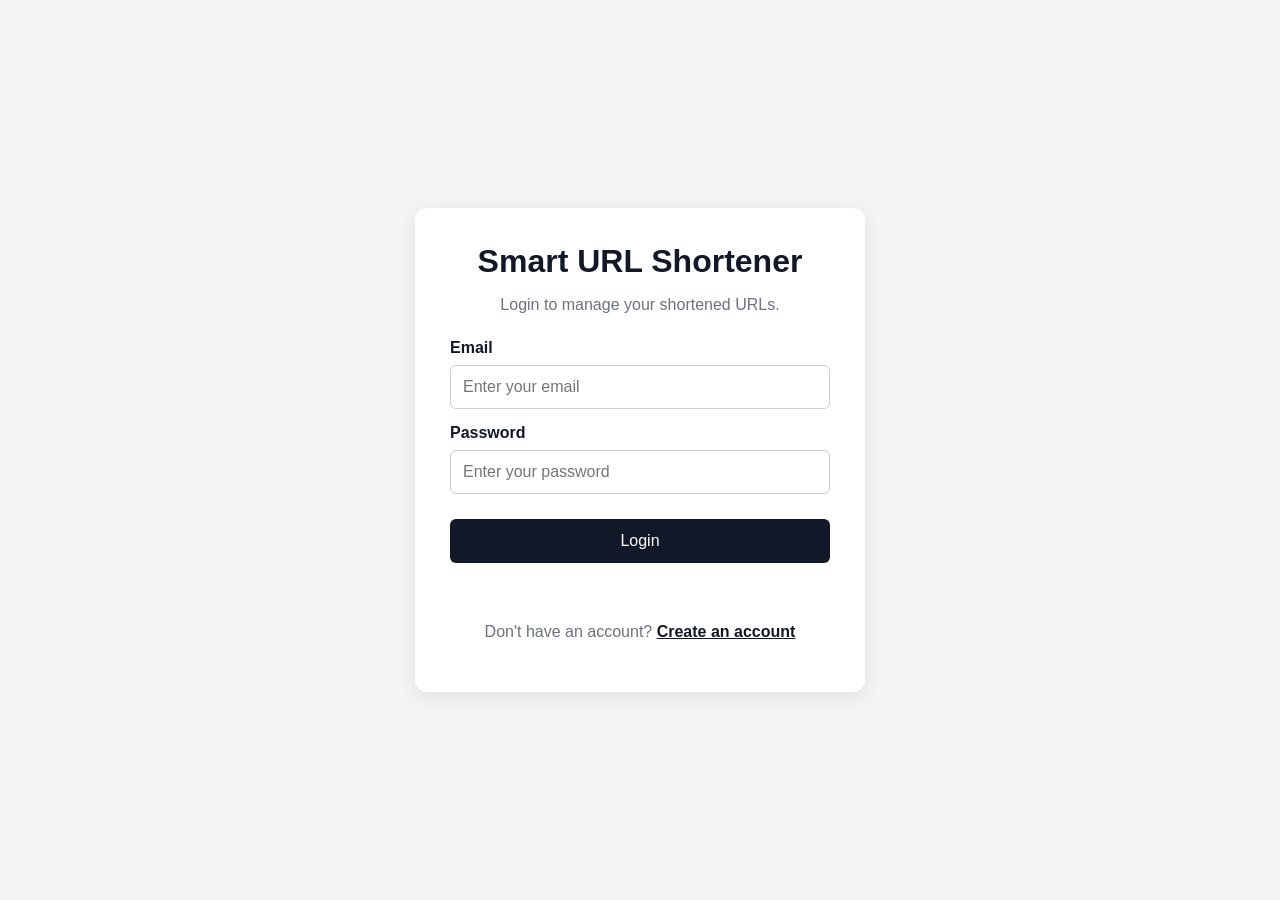
<file: static/login.html>
<!DOCTYPE html>
<html lang="en">

<head>
    <meta charset="UTF-8">

    <meta
        name="viewport"
        content="width=device-width, initial-scale=1.0"
    >

    <title>Login - Smart URL Shortener</title>

    <link
        rel="stylesheet"
        href="/static/style.css"
    >
</head>

<body>

<div class="auth-container">

    <div class="auth-card">

        <h1>Smart URL Shortener</h1>

        <p class="auth-subtitle">
            Login to manage your shortened URLs.
        </p>


        <form id="login-form">

            <label for="email">
                Email
            </label>

            <input
                id="email"
                type="email"
                placeholder="Enter your email"
                required
            >


            <label for="password">
                Password
            </label>

            <input
                id="password"
                type="password"
                placeholder="Enter your password"
                required
            >


            <button type="submit">
                Login
            </button>

        </form>


        <div
            id="login-message"
            class="auth-message"
        ></div>


        <p class="auth-switch">
            Don't have an account?

            <a href="/register">
                Create an account
            </a>
        </p>

    </div>

</div>


<script src="/static/login.js"></script>

</body>

</html>
</file>
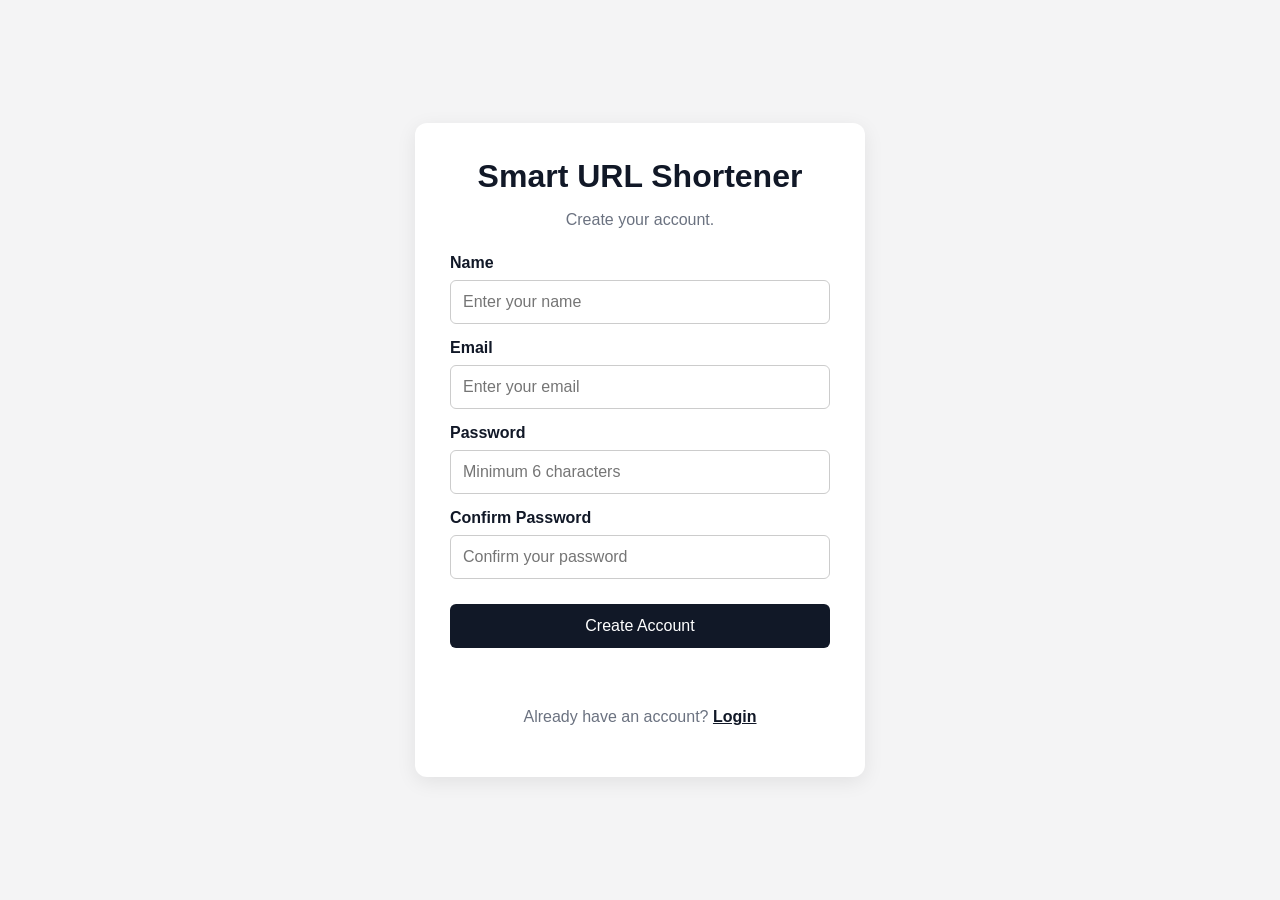
<file: static/register.html>
<!DOCTYPE html>
<html lang="en">

<head>
    <meta charset="UTF-8">

    <meta
        name="viewport"
        content="width=device-width, initial-scale=1.0"
    >

    <title>Register - Smart URL Shortener</title>

    <link
        rel="stylesheet"
        href="/static/style.css"
    >
</head>

<body>

<div class="auth-container">

    <div class="auth-card">

        <h1>Smart URL Shortener</h1>

        <p class="auth-subtitle">
            Create your account.
        </p>


        <form id="register-form">

            <label for="name">
                Name
            </label>

            <input
                id="name"
                type="text"
                placeholder="Enter your name"
                required
            >


            <label for="email">
                Email
            </label>

            <input
                id="email"
                type="email"
                placeholder="Enter your email"
                required
            >


            <label for="password">
                Password
            </label>

            <input
                id="password"
                type="password"
                placeholder="Minimum 6 characters"
                required
            >


            <label for="confirm-password">
                Confirm Password
            </label>

            <input
                id="confirm-password"
                type="password"
                placeholder="Confirm your password"
                required
            >


            <button type="submit">
                Create Account
            </button>

        </form>


        <div
            id="register-message"
            class="auth-message"
        ></div>


        <p class="auth-switch">
            Already have an account?

            <a href="/login">
                Login
            </a>
        </p>

    </div>

</div>


<script src="/static/register.js"></script>

</body>

</html>
</file>
<file: static/style.css>
* {
    box-sizing: border-box;
}

body {
    margin: 0;
    font-family: Arial, sans-serif;
    background: #f4f4f5;
    color: #111827;
}

.container {
    width: 90%;
    max-width: 1100px;
    margin: 60px auto;
}

h1 {
    text-align: center;
    margin-bottom: 10px;
}

h2 {
    margin-top: 0;
}

.subtitle {
    text-align: center;
    color: #666;
    margin-bottom: 30px;
}

.card {
    background: white;
    padding: 30px;
    border-radius: 12px;
    box-shadow: 0 5px 20px rgba(0, 0, 0, 0.08);
}

.analytics-card {
    margin-top: 30px;
}

.urls-card {
    margin-top: 30px;
}

.section-header {
    display: flex;
    justify-content: space-between;
    align-items: center;
    gap: 20px;
    margin-bottom: 25px;
}

.section-header h2 {
    margin-bottom: 5px;
}

.section-description {
    margin: 0;
    color: #6b7280;
}

label {
    display: block;
    margin-top: 15px;
    margin-bottom: 8px;
    font-weight: bold;
}

input {
    width: 100%;
    padding: 12px;
    border: 1px solid #ccc;
    border-radius: 6px;
    font-size: 16px;
}

button {
    width: 100%;
    margin-top: 25px;
    padding: 13px;
    border: none;
    border-radius: 6px;
    background: #111827;
    color: white;
    font-size: 16px;
    cursor: pointer;
}

button:hover {
    opacity: 0.9;
}

#result {
    margin-top: 25px;
    padding: 15px;
    border-radius: 6px;
    background: #f3f4f6;
    word-break: break-word;
}

#result a {
    font-weight: bold;
}

.short-url {
    display: flex;
    align-items: center;
    gap: 10px;
}

.short-url a {
    flex: 1;
}

.copy-button {
    width: auto;
    margin: 0;
    padding: 8px 14px;
}

.analytics-button {
    width: auto;
    margin-top: 10px;
    padding: 10px 18px;
}

.refresh-button {
    width: auto;
    margin: 0;
    padding: 10px 18px;
}

.analytics-summary {
    display: grid;
    grid-template-columns: repeat(2, 1fr);
    gap: 15px;
}

.stat {
    padding: 18px;
    background: #f3f4f6;
    border-radius: 8px;
}

.stat-label {
    display: block;
    color: #6b7280;
    font-size: 13px;
    margin-bottom: 7px;
}

.stat strong {
    display: block;
    word-break: break-word;
}

.original-url {
    margin-top: 20px;
    padding: 18px;
    background: #f3f4f6;
    border-radius: 8px;
}

.original-url a {
    display: block;
    word-break: break-all;
    margin-top: 5px;
}

.click-table-container,
.urls-table-container {
    width: 100%;
    overflow-x: auto;
}

.click-table,
.urls-table {
    width: 100%;
    border-collapse: collapse;
}

.click-table {
    min-width: 700px;
}

.urls-table {
    min-width: 900px;
}

.click-table th,
.click-table td,
.urls-table th,
.urls-table td {
    padding: 12px;
    text-align: left;
    border-bottom: 1px solid #e5e7eb;
    vertical-align: top;
}

.click-table th,
.urls-table th {
    background: #f3f4f6;
}

.user-agent {
    max-width: 250px;
    word-break: break-word;
    font-size: 13px;
}

.original-cell {
    max-width: 250px;
    word-break: break-all;
}

.short-link {
    font-weight: bold;
}

.actions {
    display: flex;
    gap: 6px;
}

.action-button {
    width: auto;
    margin: 0;
    padding: 7px 10px;
    font-size: 13px;
}

.delete-button {
    background: #dc2626;
}

.no-clicks {
    padding: 20px;
    background: #f3f4f6;
    border-radius: 8px;
    color: #6b7280;
}

.error {
    color: #dc2626;
}

@media (max-width: 600px) {
    .container {
        width: 95%;
        margin: 30px auto;
    }

    .card {
        padding: 20px;
    }

    .analytics-summary {
        grid-template-columns: 1fr;
    }

    .short-url {
        flex-direction: column;
        align-items: stretch;
    }

    .copy-button {
        width: 100%;
    }

    .section-header {
        align-items: flex-start;
        flex-direction: column;
    }

    .refresh-button {
        width: 100%;
    }
}

select {
    width: 100%;
    padding: 12px;
    border: 1px solid #ccc;
    border-radius: 6px;
    font-size: 16px;
    background: white;
}

.dashboard {
    margin-top: 40px;
}

.dashboard h2 {
    margin-bottom: 20px;
}

#search {
    margin-bottom: 20px;
}

.url-item {
    background: white;
    padding: 20px;
    margin-bottom: 15px;
    border-radius: 10px;
    box-shadow: 0 3px 12px rgba(0, 0, 0, 0.06);
}

.url-info strong {
    font-size: 18px;
}

.url-info p {
    color: #666;
    word-break: break-all;
}

.url-info span {
    display: inline-block;
    margin-right: 20px;
    font-size: 14px;
    color: #555;
}

.url-actions {
    margin-top: 15px;
    display: flex;
    gap: 10px;
    align-items: center;
}

.url-actions button {
    width: auto;
    margin-top: 0;
    padding: 8px 14px;
}

.url-actions a {
    padding: 8px 14px;
    text-decoration: none;
    background: #e5e7eb;
    color: #111827;
    border-radius: 6px;
}

#pagination {
    display: flex;
    justify-content: center;
    gap: 8px;
    margin-top: 25px;
}

#pagination button {
    width: auto;
    margin-top: 0;
    padding: 8px 14px;
}

.empty {
    background: white;
    padding: 25px;
    text-align: center;
    border-radius: 10px;
}

.analytics-container {
    max-width: 1100px;
}

.analytics-header {
    display: flex;
    justify-content: space-between;
    align-items: center;
    margin-bottom: 30px;
}

.analytics-header h1 {
    text-align: left;
    margin-bottom: 8px;
}

.analytics-header .subtitle {
    text-align: left;
    margin-bottom: 0;
}

.back-button {
    display: inline-block;
    padding: 10px 16px;
    background: #111827;
    color: white;
    text-decoration: none;
    border-radius: 6px;
}

.analytics-grid {
    display: grid;
    grid-template-columns: repeat(4, 1fr);
    gap: 15px;
    margin-bottom: 20px;
}

.analytics-stat {
    background: white;
    padding: 22px;
    border-radius: 12px;
    box-shadow: 0 5px 20px rgba(0, 0, 0, 0.08);
}

.stat-title {
    color: #666;
    font-size: 14px;
    margin-bottom: 10px;
}

.stat-value {
    font-size: 24px;
    font-weight: bold;
    word-break: break-word;
}

.analytics-card {
    margin-bottom: 20px;
}

.analytics-card h2 {
    margin-top: 0;
    margin-bottom: 20px;
}

.info-row {
    display: flex;
    flex-direction: column;
    gap: 7px;
    padding: 14px 0;
    border-bottom: 1px solid #eee;
}

.info-row:last-child {
    border-bottom: none;
}

.info-row span {
    font-weight: bold;
}

.info-row a {
    word-break: break-all;
}

.section-header {
    display: flex;
    justify-content: space-between;
    align-items: center;
    margin-bottom: 20px;
}

.section-header h2 {
    margin-bottom: 5px;
}

.section-header p {
    margin: 0;
    color: #666;
}

.click-count {
    background: #f3f4f6;
    padding: 8px 14px;
    border-radius: 20px;
    font-size: 14px;
    font-weight: bold;
}

.click-list {
    display: flex;
    flex-direction: column;
    gap: 12px;
}

.click-item {
    display: flex;
    gap: 15px;
    padding: 18px;
    background: #f9fafb;
    border-radius: 8px;
    border: 1px solid #eee;
}

.click-number {
    width: 36px;
    height: 36px;
    min-width: 36px;
    display: flex;
    align-items: center;
    justify-content: center;
    background: #111827;
    color: white;
    border-radius: 50%;
    font-weight: bold;
}

.click-details {
    flex: 1;
    min-width: 0;
}

.click-time {
    font-weight: bold;
    margin-bottom: 8px;
}

.click-meta {
    display: flex;
    flex-wrap: wrap;
    gap: 15px;
    color: #555;
    font-size: 14px;
    margin-bottom: 8px;
}

.user-agent {
    color: #777;
    font-size: 13px;
    word-break: break-word;
}

.empty-state {
    text-align: center;
    padding: 50px 20px;
}

.empty-icon {
    font-size: 40px;
    margin-bottom: 10px;
}

.empty-state h3 {
    margin-bottom: 8px;
}

.empty-state p {
    color: #666;
}

.error-card {
    text-align: center;
}

.error-card h2 {
    color: #b91c1c;
}

.error-card a {
    display: inline-block;
    margin-top: 15px;
}

@media (max-width: 800px) {
    .analytics-grid {
        grid-template-columns: repeat(2, 1fr);
    }

    .analytics-header {
        align-items: flex-start;
        gap: 15px;
    }
}

@media (max-width: 500px) {
    .analytics-grid {
        grid-template-columns: 1fr;
    }

    .analytics-header {
        flex-direction: column;
    }

    .click-meta {
        flex-direction: column;
        gap: 5px;
    }
}

.qr-button {
    width: auto;
    margin-top: 10px;
    padding: 10px 18px;
}

.qr-container {
    margin-top: 20px;
}

.qr-box {
    padding: 20px;
    background: #f9fafb;
    border: 1px solid #e5e7eb;
    border-radius: 10px;
    text-align: center;
}

.qr-box h3 {
    margin-top: 0;
    margin-bottom: 15px;
}

.qr-box canvas {
    display: block;
    margin: 0 auto 15px;
    max-width: 100%;
}

.qr-box p {
    color: #6b7280;
    font-size: 14px;
}

.download-qr-button {
    width: auto;
    margin-top: 10px;
    padding: 10px 16px;
}

.active-page {
    opacity: 0.7;
    cursor: default;
}

.new-qr-container {
    margin-top: 20px;
}

.auth-container {
    min-height: 100vh;
    display: flex;
    justify-content: center;
    align-items: center;
    padding: 30px 15px;
}

.auth-card {
    width: 100%;
    max-width: 450px;
    background: white;
    padding: 35px;
    border-radius: 12px;
    box-shadow: 0 5px 20px rgba(0, 0, 0, 0.08);
}

.auth-card h1 {
    margin-top: 0;
    margin-bottom: 10px;
}

.auth-subtitle {
    text-align: center;
    color: #6b7280;
    margin-bottom: 25px;
}

.auth-card button {
    margin-top: 25px;
}

.auth-message {
    margin-top: 15px;
    text-align: center;
    color: #dc2626;
    min-height: 20px;
}

.auth-switch {
    text-align: center;
    margin-top: 25px;
    color: #6b7280;
}

.auth-switch a {
    color: #111827;
    font-weight: bold;
}
</file>
